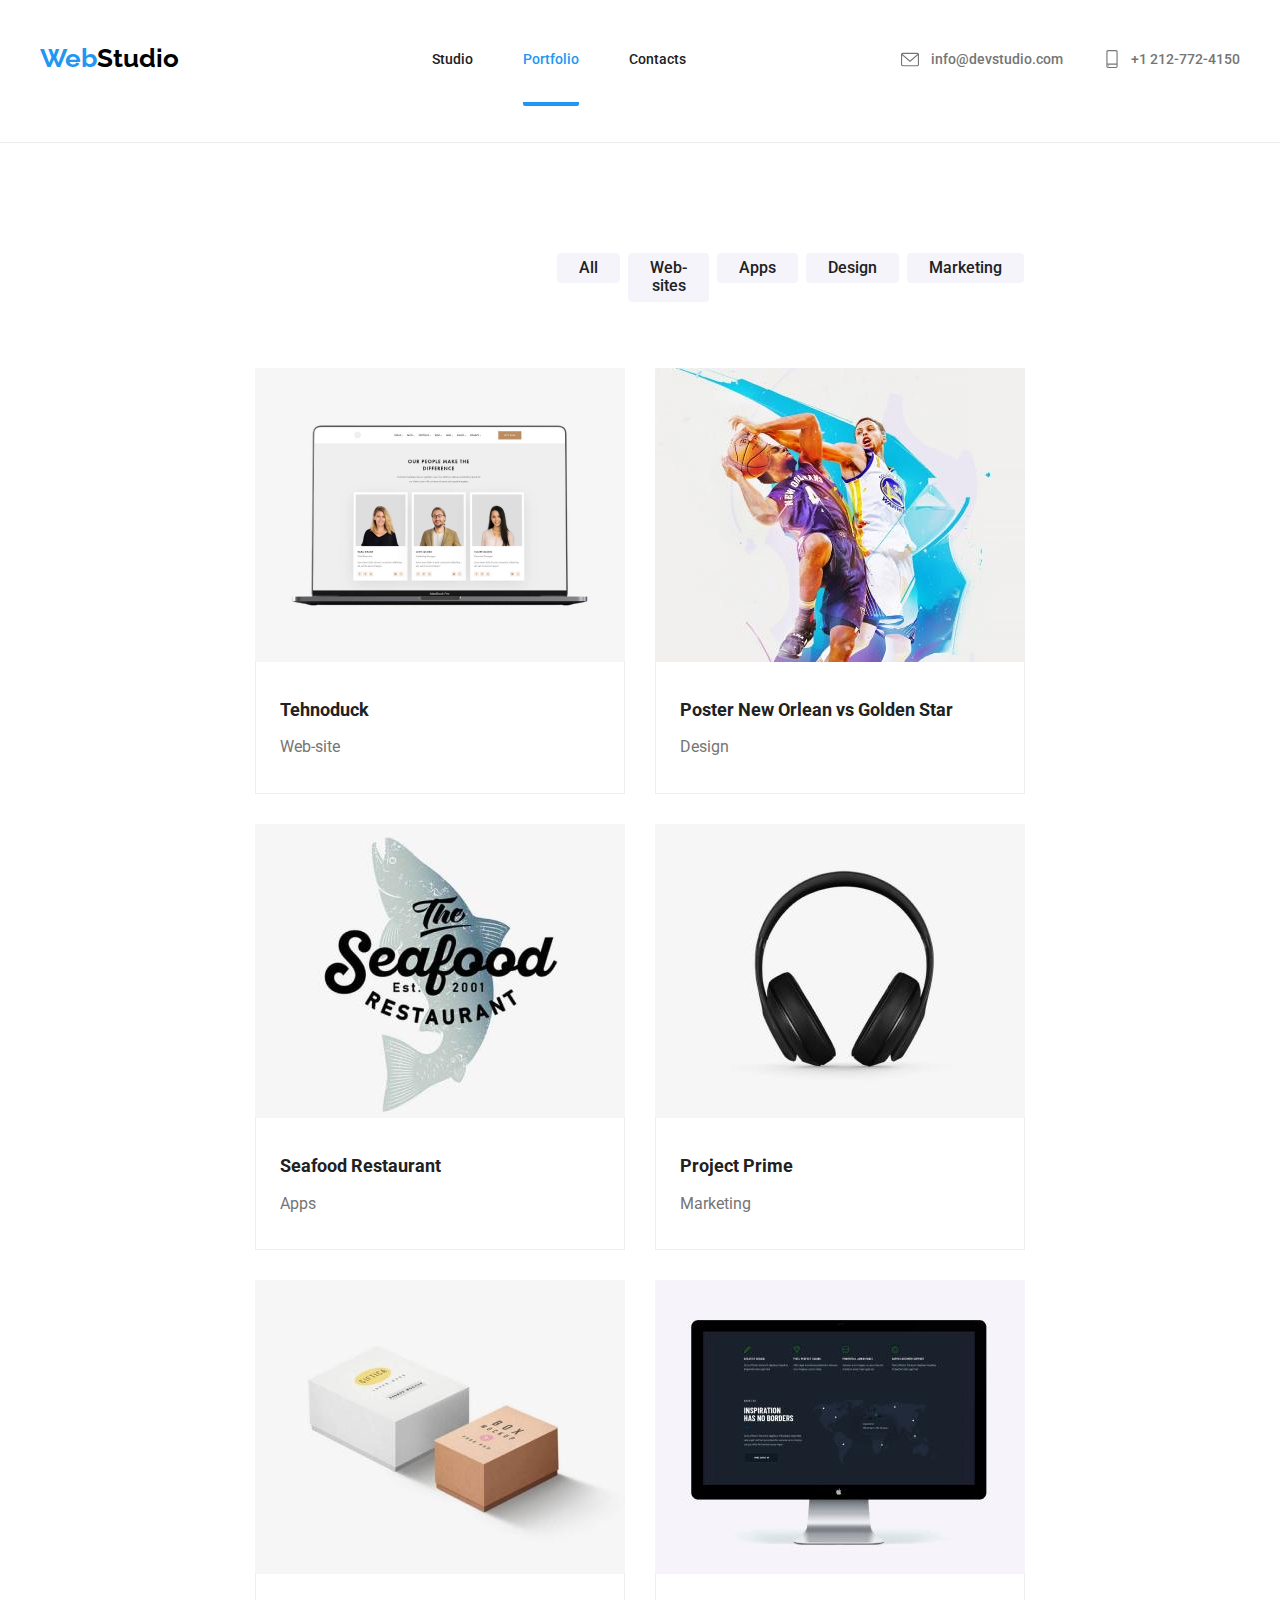
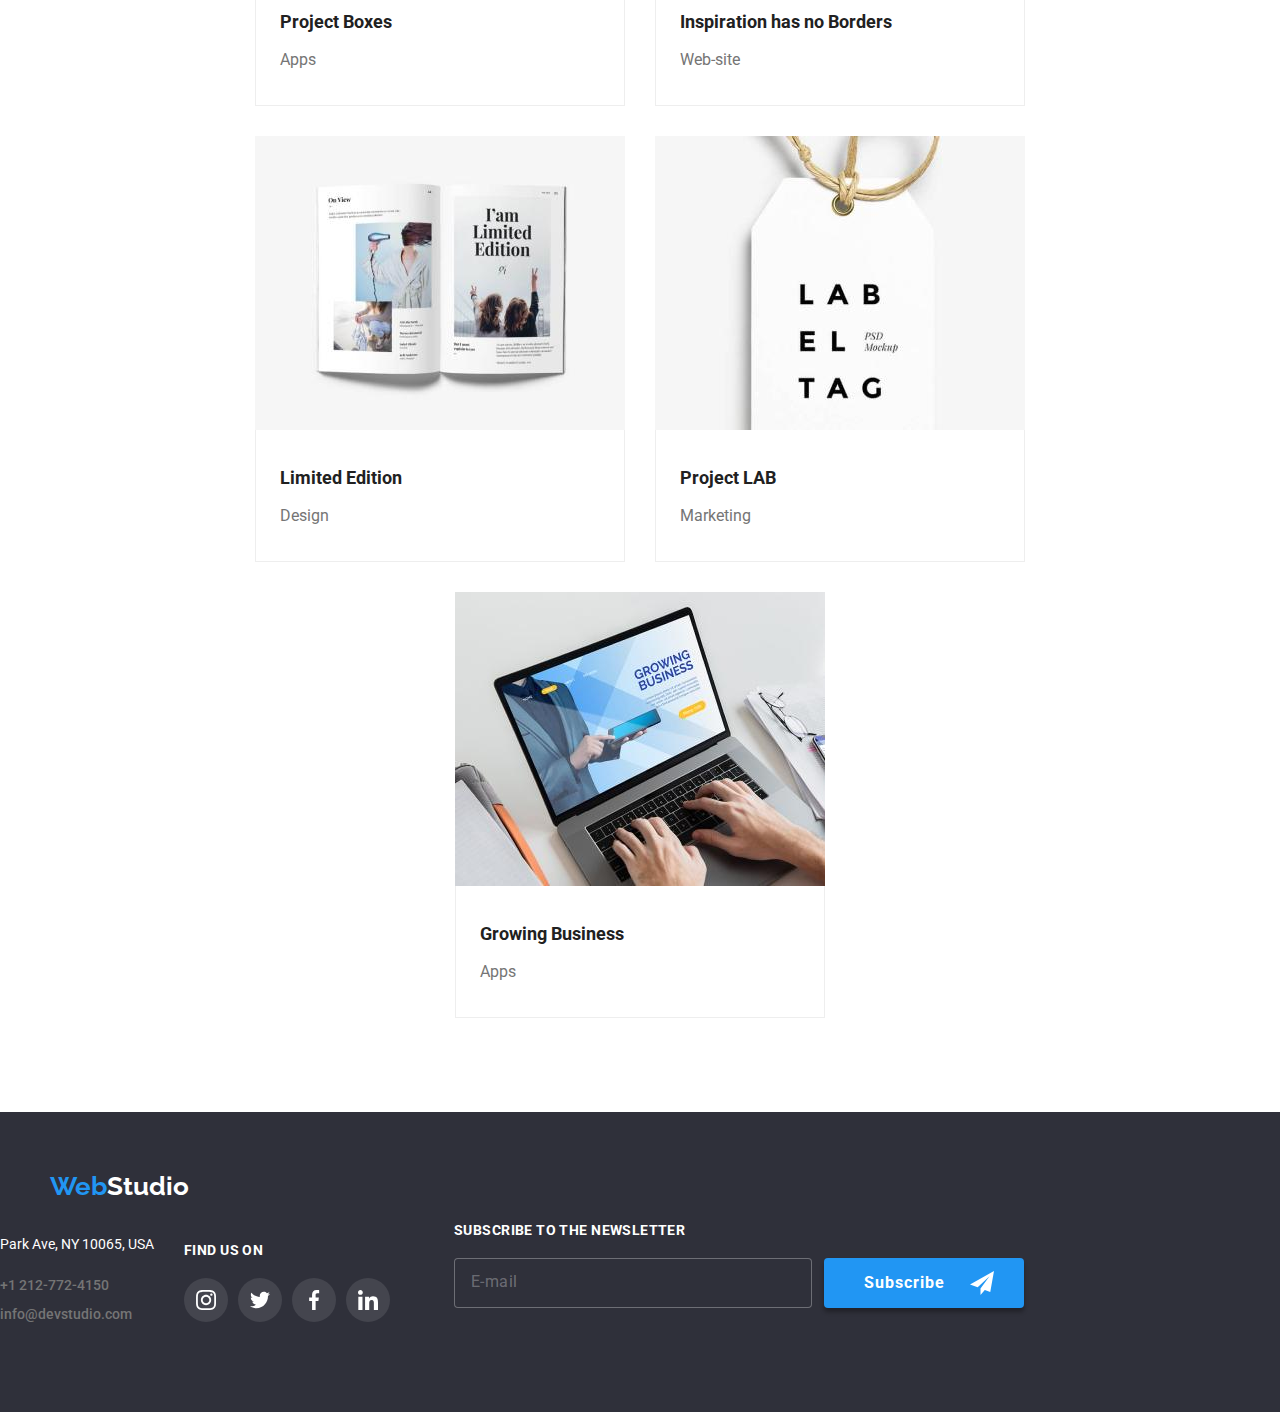
<file: portfolio.html>
<!DOCTYPE html>
<html lang="en">
  <head>
    <meta charset="UTF-8" />
    <meta name="viewport" content="width=device-width, initial-scale=1.0" />
    <title>Studio</title>
    <link rel="preconnect" href="https://fonts.googleapis.com" />
    <link rel="preconnect" href="https://fonts.gstatic.com" crossorigin />
    <link
      href="https://fonts.googleapis.com/css2?family=Oleo+Script&family=Raleway:wght@700&family=Roboto:wght@400;500;700;900&display=swap"
      rel="stylesheet"
    />
    <link
      rel="stylesheet"
      href="https://cdnjs.cloudflare.com/ajax/libs/modern-normalize/1.0.0/modern-normalize.min.css"
    />
    <link rel="stylesheet" href="CSS/style.css" />
  </head>
  <body>
    <header class="global-header">
      <div class="nav-container">
        <div class="logo">
          <span class="web">Web</span>
          <span class="studio">Studio</span>
        </div>

        <div class="main-navigation">
          <nav>
            <ul>
              <li><a href="index.html" class="nav-link">Studio</a></li>
              <li>
                <a href="portfolio.html" class="nav-link current">Portfolio</a>
              </li>
              <li><a href="#" class="nav-link">Contacts</a></li>
            </ul>
          </nav>
        </div>

        <div class="contact-container">
          <nav class="contact">
            <div class="icon-contact">
              <svg class="icon-envelope">
                <use href="./symbol-defs.svg#icon-envelope" />
              </svg>
              <a href="mailto:info@devstudio.com">info@devstudio.com </a>
            </div>
            <div class="icon-contact">
              <svg class="icon-phone">
                <use href="./symbol-defs.svg#icon-smartphone" />
              </svg>
              <a href="tel:+1212-772-4150">+1 212-772-4150</a>
            </div>
          </nav>
        </div>
      </div>
    </header>
    <main>
      <section class="portfolio-section">
        <div class="buttons">
          <ul>
            <li>
              <button class="button-two" type="button">All</button>
            </li>
            <li>
              <button class="button-two" type="button">Web-sites</button>
            </li>
            <li>
              <button class="button-two" type="button">Apps</button>
            </li>
            <li>
              <button class="button-two" type="button">Design</button>
            </li>
            <li>
              <button class="button-two" type="button">Marketing</button>
            </li>
          </ul>
        </div>
        <div class="portfolio-cards">
          <ul>
            <li>
              <div class="card-two">
                <div class="box">
                  <img
                    src="./images/tehnoduck.jpg"
                    alt="tehnoduck"
                    width="370"
                    height="294"
                  />
                  <div class="overlay">
                    <p>
                      Technoduck is a state-of-the-art coronavirus distribution
                      platform. Companies use this platform for digital
                      espionage and attacks on competitors' secure servers.
                    </p>
                  </div>
                </div>
                <div class="card-container-two">
                  <h3 class="title-three">Tehnoduck</h3>
                  <p class="subtitle">Web-site</p>
                </div>
              </div>
            </li>
            <li>
              <div class="card-two">
                <div class="box">
                  <img
                    src="./images/poster-new-orlean.jpg"
                    alt="new-orlean"
                    width="370"
                    height="294"
                  />
                  <div class="overlay">
                    <p>
                      Lorem ipsum Lorem ipsum Lorem ipsum Lorem ipsum Lorem
                      ipsum Lorem ipsum Lorem ipsum Lorem ipsum
                    </p>
                  </div>
                </div>
                <div class="card-container-two">
                  <h3 class="title-three">Poster New Orlean vs Golden Star</h3>
                  <p class="subtitle">Design</p>
                </div>
              </div>
            </li>
            <li>
              <div class="card-two">
                <div class="box">
                  <img
                    src="./images/seafood.jpg"
                    alt="seafood"
                    width="370"
                    height="294"
                  />
                  <div class="overlay">
                    <p>
                      Lorem ipsum Lorem ipsum Lorem ipsum Lorem ipsum Lorem
                      ipsum Lorem ipsum Lorem ipsum Lorem ipsum
                    </p>
                  </div>
                </div>
                <div class="card-container-two">
                  <h3 class="title-three">Seafood Restaurant</h3>
                  <p class="subtitle">Apps</p>
                </div>
              </div>
            </li>
            <li>
              <div class="card-two">
                <div class="box">
                  <img
                    src="./images/project-prime.jpg"
                    alt="project-prime"
                    width="370"
                    height="294"
                  />
                  <div class="overlay">
                    <p>
                      Lorem ipsum Lorem ipsum Lorem ipsum Lorem ipsum Lorem
                      ipsum Lorem ipsum Lorem ipsum Lorem ipsum
                    </p>
                  </div>
                </div>
                <div class="card-container-two">
                  <h3 class="title-three">Project Prime</h3>
                  <p class="subtitle">Marketing</p>
                </div>
              </div>
            </li>
            <li>
              <div class="card-two">
                <div class="box">
                  <img
                    src="./images/project-boxes.jpg"
                    alt="project-boxes"
                    width="370"
                    height="294"
                  />
                  <div class="overlay">
                    <p>
                      Lorem ipsum Lorem ipsum Lorem ipsum Lorem ipsum Lorem
                      ipsum Lorem ipsum Lorem ipsum Lorem ipsum
                    </p>
                  </div>
                </div>
                <div class="card-container-two">
                  <h3 class="title-three">Project Boxes</h3>
                  <p class="subtitle">Apps</p>
                </div>
              </div>
            </li>
            <li>
              <div class="card-two">
                <div class="box">
                  <img
                    src="./images/inspiration.jpg"
                    alt="inspiration"
                    width="370"
                    height="294"
                  />
                  <div class="overlay">
                    <p>
                      Lorem ipsum Lorem ipsum Lorem ipsum Lorem ipsum Lorem
                      ipsum Lorem ipsum Lorem ipsum Lorem ipsum
                    </p>
                  </div>
                </div>
                <div class="card-container-two">
                  <h3 class="title-three">Inspiration has no Borders</h3>
                  <p class="subtitle">Web-site</p>
                </div>
              </div>
            </li>
            <li>
              <div class="card-two">
                <div class="box">
                  <img
                    src="./images/limited-edition.jpg"
                    alt="limited-edition"
                    width="370"
                    height="294"
                  />
                  <div class="overlay">
                    <p>
                      Lorem ipsum Lorem ipsum Lorem ipsum Lorem ipsum Lorem
                      ipsum Lorem ipsum Lorem ipsum Lorem ipsum
                    </p>
                  </div>
                </div>
                <div class="card-container-two">
                  <h3 class="title-three">Limited Edition</h3>
                  <p class="subtitle">Design</p>
                </div>
              </div>
            </li>
            <li>
              <div class="card-two">
                <div class="box">
                  <img
                    src="./images/project-lab.jpg"
                    alt="project-lab"
                    width="370"
                    height="294"
                  />
                  <div class="overlay">
                    <p>
                      Lorem ipsum Lorem ipsum Lorem ipsum Lorem ipsum Lorem
                      ipsum Lorem ipsum Lorem ipsum Lorem ipsum
                    </p>
                  </div>
                </div>
                <div class="card-container-two">
                  <h3 class="title-three">Project LAB</h3>
                  <p class="subtitle">Marketing</p>
                </div>
              </div>
            </li>
            <li>
              <div class="card-two">
                <div class="box">
                  <img
                    src="./images/growing-business.jpg"
                    alt="growing-business"
                    width="370"
                    height="294"
                  />
                  <div class="overlay">
                    <p>
                      Lorem ipsum Lorem ipsum Lorem ipsum Lorem ipsum Lorem
                      ipsum Lorem ipsum Lorem ipsum Lorem ipsum
                    </p>
                  </div>
                </div>
                <div class="card-container-two">
                  <h3 class="title-three">Growing Business</h3>
                  <p class="subtitle">Apps</p>
                </div>
              </div>
            </li>
          </ul>
        </div>
      </section>
    </main>

    <footer class="grey-two">
      <div class="logo-footer">
        <span class="web">Web</span>
        <span class="studio-white">Studio</span>
      </div>
      <address class="contact">
        <div class="contact-footer">
          <ul>
            <li>
              <p>Park Ave, NY 10065, USA</p>
            </li>
            <li>
              <a href="tel:+1212-772-4150">+1 212-772-4150</a>
            </li>
            <li>
              <a href="mailto:info@devstudio.com">info@devstudio.com</a>
            </li>
          </ul>
        </div>
        <div class="socials">
          <p>FIND US ON</p>

          <div class="social-icons">
            <a class="social-icon">
              <svg>
                <use href="./symbol-defs.svg#icon-instagram-footer" />
              </svg>
            </a>
            <a class="social-icon">
              <svg>
                <use href="./symbol-defs.svg#icon-twitter-footer" />
              </svg>
            </a>
            <a class="social-icon">
              <svg>
                <use href="./symbol-defs.svg#icon-facebook-footer" />
              </svg>
            </a>
            <a class="social-icon">
              <svg>
                <use href="./symbol-defs.svg#icon-linkedin-footer" />
              </svg>
            </a>
          </div>
        </div>
        <form class="subscribe">
          <p class="subscribe-label">SUBSCRIBE TO THE NEWSLETTER</p>
          <div class="subscribe-container">
            <input
              type="email"
              name="email"
              class="subscribe-email"
              pattern="[a-z0-9._%+\-]+@[a-z0-9.\-]+\.[a-z]{2,}$"
              autocomplete="off"
              placeholder="E-mail"
            />
            <button type="submit" class="subscribe-button">
              <span class="subscribe-text">Subscribe</span>
              <svg>
                <use href="./symbol-defs.svg#icon-send" />
              </svg>
            </button>
          </div>
        </form>
      </address>
    </footer>
  </body>
</html>
</file>
<file: CSS/style.css>
:root {
    --black-color-logo: #000000;
    --blue-color: #2196F3;
    --blue-botton-color:#188ce8;
    --black-color-text: #212121;
    --grey-color: #757575;
    --white-color: #ffffff;
    --top-line-color: #ececec;
    --head-grey-color: #2F303A;
    --our-team-background: #F5F4FA;
    --border-grey: #eeeeee;
    --logo-studio-font-family: "Raleway", sans-serif;
    --text-font-family: "Roboto", sans-serif;
    --transition: 250ms cubic-bezier(0.4, 0, 0.2, 1);
}

body {
    font-family: "Roboto", sans-serif;
    color: var(--black-color-text);
}
.web {
    font-size: 26px;
    font-weight: 700; 
    font-family: var(--logo-studio-font-family);
    color: var(--blue-color);
}
.studio {
    font-size: 26px;
        font-weight: 700;
        font-family: var(--logo-studio-font-family);
        color: var(--black-color-logo);

}

.studio-white {
    font-size: 26px;
        font-weight: 700;
        font-family: var(--logo-studio-font-family);
        color: var(--white-color)
}

.nav-link {
    color: inherit;
    font-size: 14px;
    font-weight: 500;
    font-family: inherit;
    text-decoration: none;
}

.nav-link a:link,
.nav-link a:visited {
    color: inherit;
}
.nav-link a:hover {
    color: var(--blue-color);
}
.nav-link a:active {
    color: red
}

.contact a:link,
.global-header .contact a:visited {
    color: var(--grey-color)
}
.contact a:hover {
    color: var(--blue-color);
}

.current {
    color: var(--blue-color);
    padding-bottom: 35px;
    border-bottom-width: 4px;
    border-bottom-style: solid;
    border-bottom-color: var(--blue-color);
    border-radius: 2px;
}

.contact {
    display: flex;
    padding-top: 20px;
}
.contact a {
    color: var(--grey-color);
    font-size: 14px;
    font-weight: 500;
    font-family: inherit;
    font-style: normal;
    text-decoration: none;
}

.contact p {
    font-size: 14px;
    font-family: inherit;
    font-style: normal;
    color: var(--white-color);
}
.mobile-logo {
    margin-top: 20px;
    margin-left: 20px;
}
.menu-button {
    position: absolute;
    top: 40px;
    right: 40px;
    cursor: pointer;
}

.menu-button svg {
    width: 30px;
    height: 30px;
    fill: #000000;
}

.menu-button:hover svg {
    fill: #188ce8;
    transition: var(--transition);
}

.grey {
    width: 480px;
    height: 400px;
    background-image: linear-gradient(rgba(0, 0, 0, 0.5), rgba(0, 0, 0, 0.5)), url('../images/img-m.jpg');
    background-size:cover;
    background-repeat: no-repeat;
    
}

@media (min-device-pixel-ratio: 2),
(-webkit-min-device-pixel-ratio: 2),
(min-resolution: 192dpi),
(min-resolution: 2dppx) {
    .grey {
        background-image: url('../images/img-m-2x.jpg');
    }
}

.grey-two {
    background-color: var(--head-grey-color);
}

.title {
    font-size: 44px;
        font-weight: 900;
        font-family: inherit;
        color: var(--white-color);
        text-align: center;
        line-height: 60px;
        letter-spacing: 6%;
}

.button {
    cursor: pointer;
    font-size: 16px;
        font-weight: 700;
        font-family: inherit;
        color: var(--white-color);
    background-color: var(--blue-color);
    border: 0cm;
    width: 200px;
    height: 50px;
    border-radius: 4px;
    transition: background-color var(--transition), color var(--transition);
}

.button:hover {
    background-color: var(--white-color);
    color: var(--blue-color);
}

.request {
    text-align: center;
    padding-bottom: 200px;
}

.button-two {
    cursor: pointer;
        font-size: 16px;
        font-weight: 500;
        font-family: inherit;
        color: var(--black-color-text);
        background-color: var(--our-team-background);
        border: 0cm;
        padding: 6px 22px 6px 22px;
        border-radius: 4px;
        transition: background-color var(--transition), color var(--transition);
}

.button-two:hover {
    background-color: var(--blue-botton-color);
    color: var(--white-color);
}

.group-one {
font-size: 14px;
    font-weight: 700;
    font-family: inherit;
    color: inherit;
}

.description {
    font-size: 14px;
        font-family: inherit;
        color: var(--grey-color);
        
        line-height: 24px;
}

.title-two-m {
font-size: 36px;
    font-weight: 700;
    font-family: inherit;
    color: inherit;
    text-align: center;
    margin-bottom: 50px;
    margin-top: 0;
}

.team {
    background-color: var(--our-team-background);
    width: 100%;
    padding-top: 94px;
    padding-bottom: 94px;
}
.team ul {
    display: flex;
    flex-direction: column;
    justify-content:center;
    align-items: center;
    gap: 20px;
    padding-left: 15px;
    padding-right: 15px;
    margin: 0;
}

.teammate {
    font-size: 16px;
        font-weight: 500;
        font-family: inherit;
        color: inherit;
        text-align: center;
        margin-bottom: 10px;
        margin-top: 0;
}

.occupation {
    font-size: 16px;
        font-family: inherit;
        color: var(--grey-color);
        text-align: center;
        margin: 0;
}

.title-three {
    font-size: 18px;
    font-weight: 700;
    font-family: inherit;
    color: inherit;
    text-align:left;
}

.subtitle {
    font-size: 16px;
    font-family: inherit;
    color: var(--grey-color);
    text-align: left;
}

ul {
    list-style-type: none;
}

body {
    max-width: 1600px;
    width: 100%;
    height: 100%;
}
.global-header {
    width: 100%;
    height: 110px;

}
.nav-container {
    display: none;
}

.logo {
    display: flex;
    flex-direction: row;
    padding-top: 20px;
}

.main-navigation ul {
    display: flex;
    justify-content: center;
    align-items: center;
    flex-direction: row;
    margin: 0;
    gap: 50px;
}

.main-navigation {
    padding-top: 20px;
}

.contact-container nav {
    display: flex;
    flex-direction: column;
    justify-content: space-between;
    align-items: center;
    gap: 10px;
}

.grey {
    width: 100%;
    height: 400px;
    display:block;
    justify-content: center;
    align-items: center;
}

.grey-two {
    width: 100%;
    height: 604px;
}

.title {
    text-align: center;
    margin: 0%;
    padding-bottom: 20px;
    padding-top: 15% ;
   
}

.what-we-do ul {
    display: none;
}

.title-two {
    display: none;
}

.card-container {
    background-color: var(--white-color);
    padding-top: 30px;
    padding-bottom: 30px;
    border: 0;
    border-radius: 0px 0px 4px 4px;
}

.card img {
    display: block; max-width: 100%; height: auto;
}

.card {
    border-radius: 0px 0px 4px 4px;
    box-shadow: 0px 2px 2px 0px rgba(0, 0, 0, 0.332);
}

.logo-footer {
    display: flex;
    justify-content: center;
    align-items: center;
    padding-top: 60px;
   
}

.contact-footer ul {
    display: flex;
    flex-direction: column;
    justify-content: center;
    align-items: center;
    gap: 10px;
    padding: 0%;
    margin: 0;
}


.groups ul {
    display:flex;
    flex-direction: column;
    margin: 0;
    padding-left: 15px;
    padding-right: 15px;
    padding-top: 70px;
    padding-bottom: 30px;
    gap: 30px;
}

.buttons ul {
    display: flex;
    flex-direction: row;
    flex-wrap: nowrap;
    text-align: center;
    padding-left: 557px;
    padding-right: 542px;
    gap: 8px;
}

.button-two:hover,
.button-two:focus {
    border-radius: 0px 0px 4px 4px;
        box-shadow: 0px 4px 4px 0px rgba(0, 0, 0, 0.332);
}
.portfolio-section {
    max-width: 1600px;
    padding-top: 94px;
    border-top-width: 1px;
    border-top-style: solid;
    border-top-color: var(--top-line-color);
    margin-top: 32px;
}

.portfolio-cards ul {
    display: flex;
    justify-content: center;
    flex-direction: row;
    flex-wrap: wrap;
    gap: 30px;
    padding-left: 150px;
    padding-right: 150px;
    margin: 0px;
    padding-top: 50px;
    padding-bottom: 94px;
    cursor: pointer;
}

.card-container-two {
    background-color: var(--white-color);
    padding-top: 20px;
    padding-bottom: 20px;
    padding-left: 24px;
    border-left-width: 1px;
    border-left-style: solid;
    border-left-color: var(--border-grey);
    border-right-width: 1px;
    border-right-style: solid;
    border-right-color: var(--border-grey);
    border-bottom-width: 1px;
    border-bottom-style: solid;
    border-bottom-color: var(--border-grey);
}

.card-two img {
    display: block;
    max-width: 100%;
    height: auto;
}

.card-two:hover,
.card-two:focus {
    border-radius: 0px 0px 4px 4px;
        box-shadow: 0px 4px 4px 0px rgba(0, 0, 0, 0.332);
}
.icon-envelope {
    width: 22px; height: 18px; 
    fill: #757575;
}

.icon-phone {
    width: 18px; height: 22px;
    fill: #757575;
}

.icon-contact {
    display: flex;
    justify-content: space-between;
    align-items: center;
    column-gap: 10px;
    cursor: pointer;
}

.icon-contact:hover svg,
.icon-contact:hover a {
    fill: #188ce8;
}

.svg-icon {
    width: 70px;
    height: 70px;
}

.icons {
    background-color: #F5F4FA;
    display: flex;
    justify-content: center;
    align-items: center;
    padding-top: 25px;
    padding-bottom: 25px;
    margin-bottom: 30px;
}

.title-regular {
    font-size: 36px;
        font-weight: 700;
        font-family: inherit;
        color: inherit;
        text-align: center;
        margin:0%;
        padding-top: 94px;
        padding-bottom: 50px;
}
.costumers ul {
    display: flex;
        flex-direction: row;
        flex-wrap: wrap;
        justify-content: center;
    margin:0px;
    padding-left: 20px;
    padding-right: 20px;
    gap: 20px;
    fill: #AFB1B8;
    transition: background-color var(--transition), color var(--transition);
}

.client:hover,
.client:focus {
    fill: #2196F3;
    border: 1px solid #2196F3;
}

.regular-costumers {
    padding-bottom: 94px;
}

.client {
    width: 170px;
        height: 116px;
    padding-top: 16px;
    padding-bottom: 16px;
    padding-left: 32px;
    padding-right: 32px;
    border-left-width: 1px;
        border-left-style: solid;
        border-left-color: #AFB1B8;
        border-right-width: 1px;
        border-right-style: solid;
        border-right-color: #AFB1B8;
        border-bottom-width: 1px;
        border-bottom-style: solid;
        border-bottom-color: #AFB1B8;
        border-top-width: 1px;
        border-top-style: solid;
        border-top-color: #AFB1B8;
        border-radius: 4px;
    cursor: pointer;
}

.team-icons {
    display: flex;
    justify-content: center;
    align-items: center;
    background-color: var(--white-color);
    padding-bottom: 30px;
    border-radius: 0px 0px 4px 4px;
    width: 270px;
    gap: 10px;
}

.team-icon {
    width: 44px;
    height: 44px;
    flex-shrink: 0;
    fill: var(--white-color);
    display: flex;
    align-items: center;
    justify-content: center;
    cursor: pointer;
    transition: background-color var(--transition), color var(--transition), border-radius var(--transition);
}

.team-icon svg {
    width: 20px;
    height: 20px;
    margin-top: 12px;
    margin-left: 12px;
    margin-right: 12px;
    margin-bottom: 12px;
    flex-shrink: 0;
}

.team-icon {
    fill: #AFB1B8;
}

.team-icon:hover,
.team-icon:focus {
    background-color: #2196F3;
    border-radius: 50px;
    fill: var(--white-color);
}

.social-icons {
    display: flex;
        justify-content: center;
        padding-bottom: 30px;
        border-radius: 0px 0px 4px 4px;
        width: 270px;
        gap: 10px;
}

.social-icon {
    width: 44px;
        height: 44px;
        flex-shrink: 0;
        fill: var(--white-color);
        background: #FFFFFF1A;
        border-radius: 50px;
        display: flex;
        align-items: center;
        justify-content: center;
        cursor: pointer;
        transition: background-color var(--transition), color var(--transition), border-radius var(--transition);
}
.social-icon svg {
    width: 20px;
        height: 20px;
        margin-top: 12px;
        margin-left: 12px;
        margin-right: 12px;
        margin-bottom: 12px;
        flex-shrink: 0;
}

.social-icon:hover,
.social-icon:focus {
    background-color: #2196F3;
        border-radius: 50px;
}

.socials p {
    font-family: Roboto;
        font-size: 14px;
        font-weight: 700;
        line-height: 16px;
        letter-spacing: 0.03em;
        text-align: left;
        margin: 0;
        padding-bottom: 20px;
       
}

.socials {
    display: flex;
    flex-direction: column;
    justify-content: center;
    align-items: center;
}

.box {
    position: relative;
    margin: 0;
    overflow: hidden;
}

.overlay {
    position: absolute;
    top: 0;
    left: 0;
    width: 100%;
    height: 100.5%;
    background: rgba(33, 150, 243, 0.9);
    display: flex;
    align-items: center;

    transform: translatey(100%);
    transition: var(--transition);
}

.box:hover .overlay {
    transform: translatey(0);
}

.overlay p {
    font-family: Roboto;
        font-size: 18px;
        font-weight: 400;
        line-height: 28px;
        letter-spacing: 0.03em;
        text-align: left;
        color: var(--white-color);
        padding-left: 24px;
        padding-right: 24px;
}

.modal {
    position: fixed;
    width: 100vw;
    height: 100vh;
    top: 0;
    left: 0;
    display: flex;
    justify-content: center;
    align-items: center;
    background: rgba(0, 0, 0, 0.2);
}

.modal-content {
    background-color: var(--white-color);
    border-radius: 4px;
    box-shadow: 0px 2px 2px 0px rgba(0, 0, 0, 0.332);
    padding: 20px;
    width: 450px;
    height: 600px;
    position: relative;
}

.is-hidden {
    visibility: hidden;
}

.close-btn img {
    width: 11px;
    height: 11px;
}
.close-btn {
    background-color: var(--white-color);
    border: 1px solid rgba(0, 0, 0, 0.1);
    color: var(--black-color-logo);
    border-radius: 50%;
    cursor: pointer;
    position: absolute;
    top: 0;
    right: 0;
    padding-left: 10px;
    padding-right: 10px;
    padding-top: 8px;
    padding-bottom: 7px;
    margin-top: 7px;
    margin-right: 8px;
}

.contact-form {
    display: flex;
    flex-direction: column;
    gap: 10px;
}

.input-container {
    display: flex;
    flex-direction: column;
    gap: 5px;
    position: relative;
    font-family: Roboto;
        font-size: 12px;
        font-weight: 400;
        line-height: 14px;
        letter-spacing: 0.01em;
        text-align: left;
        color: #000000;
}

.input-container svg {
    width: 18px;
    height: 18px;
    position: absolute;
    top: 30px;
    left: 12px;
}

input,
textarea {
    height: 40px;
    border-radius: 4px;
    border: 1px solid rgba(33, 33, 33, 0.2);
    padding: 11px 12px 11px 42px;
    outline: none;
}

input:focus,
textarea:focus {
    border: 1px solid rgba(33, 150, 243, 1);
}

input:focus + svg {
    fill: rgba(33, 150, 243, 1);
}

.modal-title {
    font-family: Roboto;
        font-size: 20px;
        font-weight: 700;
        line-height: 23px;
        letter-spacing: 0.03em;
        text-align: center;
        margin-top: 15px;
        margin-bottom: 12px;
}

.form-section {
    padding-left: 20px;
    padding-right: 20px;
}

label {
    font-family: Roboto;
        font-size: 12px;
        font-weight: 400;
        line-height: 14px;
        letter-spacing: 0.01em;
        text-align: left;
        color: rgba(117, 117, 117, 1);
}

textarea::placeholder {
    font-family: Roboto;
        font-size: 12px;
        font-weight: 400;
        line-height: 14px;
        letter-spacing: 0.01em;
        text-align: left;
        color: rgba(117, 117, 117, 0.5);
}

textarea {
    height: 110px;
    padding: 12px 16px;
}

input[type="text"] {
    font-family: Roboto;
        font-size: 12px;
        font-weight: 400;
        line-height: 14px;
        letter-spacing: 0.01em;
        text-align: left;
        color: #000000;
}

input[type="email"] {
    font-family: Roboto;
    font-size: 12px;
    font-weight: 400;
    line-height: 14px;
    letter-spacing: 0.01em;
    text-align: left;
    color: #000000;
}

input[type="tel"] {
    font-family: Roboto;
    font-size: 12px;
    font-weight: 400;
    line-height: 14px;
    letter-spacing: 0.01em;
    text-align: left;
    color: #000000;
}

.check-container {
    display: flex;
    align-items: center;
    text-align: center;
    cursor: pointer;
    padding-left: 30px;
    padding-top: 5px;
}

.label-text {
    font-family: Roboto;
    font-size: 14px;
    font-weight: 400;
    line-height: 24px;
    letter-spacing: 0.03em;
    text-align: left;
    font-variant: var(--grey-color);
    padding-left: 8px;
}

.terms {
    color: var(--blue-botton-color);
    text-decoration: underline;
}

.check-input {
    appearance: none;
    position: absolute;
    border: 0;
    height: 15px;
        width: 18px;
        padding: 0%;
}

.checkmark {
    display: inline-block;
    border: 2px solid var(--black-color-text);
        border-radius: 2px;
        vertical-align: sub;
}

.check-svg {
    display: block;
    height: 15px;
    width: 16px;
    
}

.check-input:checked+.checkmark {
    background-size: contain;
    margin-left: 0;
    margin-right: 0;
    background-color: var(--blue-color);
    border-color: var(--blue-color);
}

.send-button {
    width: 200px; height: 50px; border-radius: 4px;
    background: rgba(33, 150, 243, 1);
    border-color: rgba(33, 150, 243, 1);
    color: var(--white-color);
    box-shadow: 0px 4px 4px 0px rgba(0, 0, 0, 0.23);
    padding: 0;
    font-family: Roboto;
        font-size: 16px;
        font-weight: 700;
        line-height: 30px;
        letter-spacing: 0.06em;
        text-align: center;
}

.send {
    display: flex;
    justify-content: center;
    align-items: center;
    padding-top: 10px;
}

.subscribe {
    
    display: flex;
    flex-direction: column;
    justify-content: center;
    align-items: center;
}
.subscribe-container {
    display: flex;
    flex-direction: column;
    justify-content: center;
    align-items: center;
    gap: 12px;
}

.subscribe-button {
    width: 200px;
     height: 50px;
     border: 1px;
     border-radius: 4px;
     display: flex;
     align-items: center;
    background: rgba(33, 150, 243, 1);
    border-color: rgba(33, 150, 243, 1);
    box-shadow: 0px 4px 4px 0px rgba(0, 0, 0, 0.308);
    gap: 25px;
    padding-left: 40px;
    cursor: pointer;
}

.subscribe-button svg {
    height: 24px;
    width: 24px;
}

.subscribe-text {
    font-family: Roboto;
        font-size: 16px;
        font-weight: 700;
        line-height: 30px;
        letter-spacing: 0.06em;
        text-align: center;
        color: var(--white-color);
}

.subscribe-label {
    font-family: Roboto;
        font-size: 14px;
        font-weight: 700;
        line-height: 16px;
        letter-spacing: 0.03em;
        text-align: left;
        margin-bottom: 20px;
        margin-top: 0;
}

.subscribe-email {
    width: 358px;
    height: 50px;
    background-color: var(--head-grey-color);
    border: 1px solid rgba(255, 255, 255, 0.3);
    padding-left: 16px;
    
}

.subscribe-email[type="email"]{
    color: var(--white-color);
}

.subscribe-email::placeholder {
    font-family: Roboto;
        font-size: 16px;
        font-weight: 400;
        line-height: 20px;
        letter-spacing: 0.03em;
        text-align: left;
        color: rgba(255, 255, 255, 0.3);
}

.js-menu-container {
    display: none;
}

.js-menu-container.is-open {
    display: flex;
    flex-direction: column;
    position: fixed;
    top: 0;
    right: 0;
    background-color: #fff;
    width: 337px;
    height: 100%;
    width: 100%;
    z-index: 1;
}

.js-menu-container .js-close-menu {
    border: none;
    background: none;
    cursor: pointer;
    align-self: flex-end;
    padding-top: 20px;
    padding-right: 20px;
}

.js-menu-container .js-close-menu svg {
    width: 40px;
    height: 40px;
}

.menu-text {
    font-family: Roboto;
        font-size: 40px;
        font-weight: 500;
        line-height: 47px;
        letter-spacing: 0.02em;
        text-align: left;
        color: var(--black-color-text);
    
}

.menu-text a {
    text-decoration: none;
}

.menu-text a:link,
.menu-text a:visited {
    color: var(--black-color-text);
}

.menu-text a:hover {
    color: var(--blue-color);
}

.menu-drawer-navigation ul {
    display: flex;
    flex-direction: column;
    gap: 32px;
}

.menu-contact {
    display: flex;
    flex-direction: column;
    gap: 32px;
    padding-left: 40px;
    padding-top: 150px;
}

.menu-tel {
    font-family: Roboto;
        font-size: 34px;
        font-weight: 500;
        line-height: 40px;
        letter-spacing: 0.02em;
        text-align: left;
        color: var(--grey-color);
}

.menu-mail {
    font-family: Roboto;
        font-size: 24px;
        font-weight: 500;
        line-height: 28px;
        letter-spacing: 0.02em;
        text-align: left;
        color: var(--grey-color);
}

.menu-contact a {
    text-decoration: none;
}

.menu-contact a:link,
.menu-contact a:visited {
    color: var(--grey-color);
}

.menu-contact a:hover {
    color: var(--blue-color);
}

.mobile-socials a {
    font-family: Roboto;
        font-size: 18px;
        font-weight: 500;
        line-height: 22px;
        letter-spacing: 0.02em;
        text-align: left;
        color: var(--blue-color);
        text-decoration: none;
}

.mobile-socials {
    display: flex;
    flex-direction: row;
    gap: 10px;
    padding-left: 40px;
    padding-top: 64px;
}

.footer {
    display: flex;
    flex-direction: column;
    justify-content: center;
    align-items: center;
    gap: 20px;
}

/*Tablet*/

@media screen and (min-width: 768px) {
.grey {
        width: 100%;
        height: 400px;
        background-image: linear-gradient(rgba(0, 0, 0, 0.5), rgba(0, 0, 0, 0.5)), url('../images/img-t.jpg');
        background-size: cover;
        background-repeat: no-repeat;
    }

    @media (min-device-pixel-ratio: 2),
    (-webkit-min-device-pixel-ratio: 2),
    (min-resolution: 192dpi),
    (min-resolution: 2dppx) {
        .grey {
            background-image: url('../images/img-t-2x.jpg');
        }
    }

.groups ul li {
    width: 354px;
}
.groups ul {
    flex-direction: row;
    justify-content: center;
    align-items: center;
    flex-wrap: wrap;
    
}

.menu-button {
    display: none;
}

.nav-container {
    display: flex;
    flex-direction: row;
    width: 100%;
    align-items: center;
    justify-content: space-between;
    padding-left: 40px;
    padding-right: 40px;
    padding-top: 24px;
    padding-bottom: 35px;
}

.mobile-logo {
    display: none;
}

.team ul {
    flex-direction: row;
    flex-wrap: wrap;
}

.grey-two {
    height: 464px;
}

.logo-footer {
    justify-content: left;
    padding-left: 120px;
}

.footer {
    flex-direction: row;
    flex-wrap: wrap;
}

.socials {
    padding-left: 80px;
}

.subscribe {
    padding-top: 30px;
}

}

/*Desktop*/

@media screen and (min-width: 1158px) {
    .grey {
            width: 100%;
            height: 600px;
            background-image: linear-gradient(rgba(0, 0, 0, 0.5), rgba(0, 0, 0, 0.5)), url('../images/img-d.jpg');
            background-size: cover;
            background-repeat: no-repeat;
        }
    
        @media (min-device-pixel-ratio: 2),
        (-webkit-min-device-pixel-ratio: 2),
        (min-resolution: 192dpi),
        (min-resolution: 2dppx) {
            .grey {
                background-image: url('../images/img-d-2x.jpg');
            }
        }

        .what-we-do {
            width: 100%;
            height: 20%;
            padding-top: 94px;
            padding-bottom: 94px;
        }
    
        .what-we-do-images ul {
            display: flex;
            flex-direction: row;
            padding-left: 15px;
            padding-right: 15px;
            gap: 20px;
            justify-content: center;
            
        }
    
        .title-two {
            display: flex;
            justify-content: center;
            align-items: center;
            font-size: 36px;
            font-weight: 700;
            font-family: inherit;
            color: inherit;
            text-align: center;
            margin-bottom: 50px;
            margin-top: 0;
        }
    
        .what-we-do-cards {
            position: relative;
        }
    
        .what-we-do-paragraph {
            background: rgba(47, 48, 58, 0.8);
            position: absolute;
            bottom: 0;
            display: flex;
            justify-content: center;
            align-items: center;
            margin-bottom: 4px;
            width: 370px;
            height: 70px;
        }
    
        .what-we-do-paragraph p {
            font-family: Roboto;
            font-size: 14px;
            font-weight: 700;
            line-height: 16px;
            letter-spacing: 0.03em;
            text-align: center;
            color: var(--white-color);
            margin: 0;
        }

                .contact-container nav {
                    flex-direction: row;
                    justify-content: space-between;
                    align-items: center;
                    gap: 40px;
                }
                .team ul {
                    flex-wrap:nowrap;
                }

                .costumers ul {
                    display: flex;
                    flex-direction: row;
                    flex-wrap: nowrap;}

            .grey-two {
                height: 300px;
            }

            .footer {
                flex-wrap: nowrap;
                justify-content: left;
                padding-left: 50px;
            }

            .socials {
                padding-left: 30px;
                padding-top: 20px;
                justify-content: left;
                align-items:flex-start;
            }

            .social-icons {
                justify-content: left;
            }

            .logo-footer {
                padding-left: 50px;
            }

            .subscribe {
                justify-content: left;
                align-items: flex-start;
            }
            
            .subscribe-container {
                flex-direction: row;
            }

            .contact-footer ul {
                justify-content: left;
                align-items: flex-start;
            }

            .modal-content {
                width: 528px;
            }

            .groups ul {
                flex-wrap: nowrap;
                padding-left: 70px;
                padding-right: 70px;
                gap: 30px;
            }

                        .subscribe {
                            padding-top: 0;} 

                       
}
</file>
